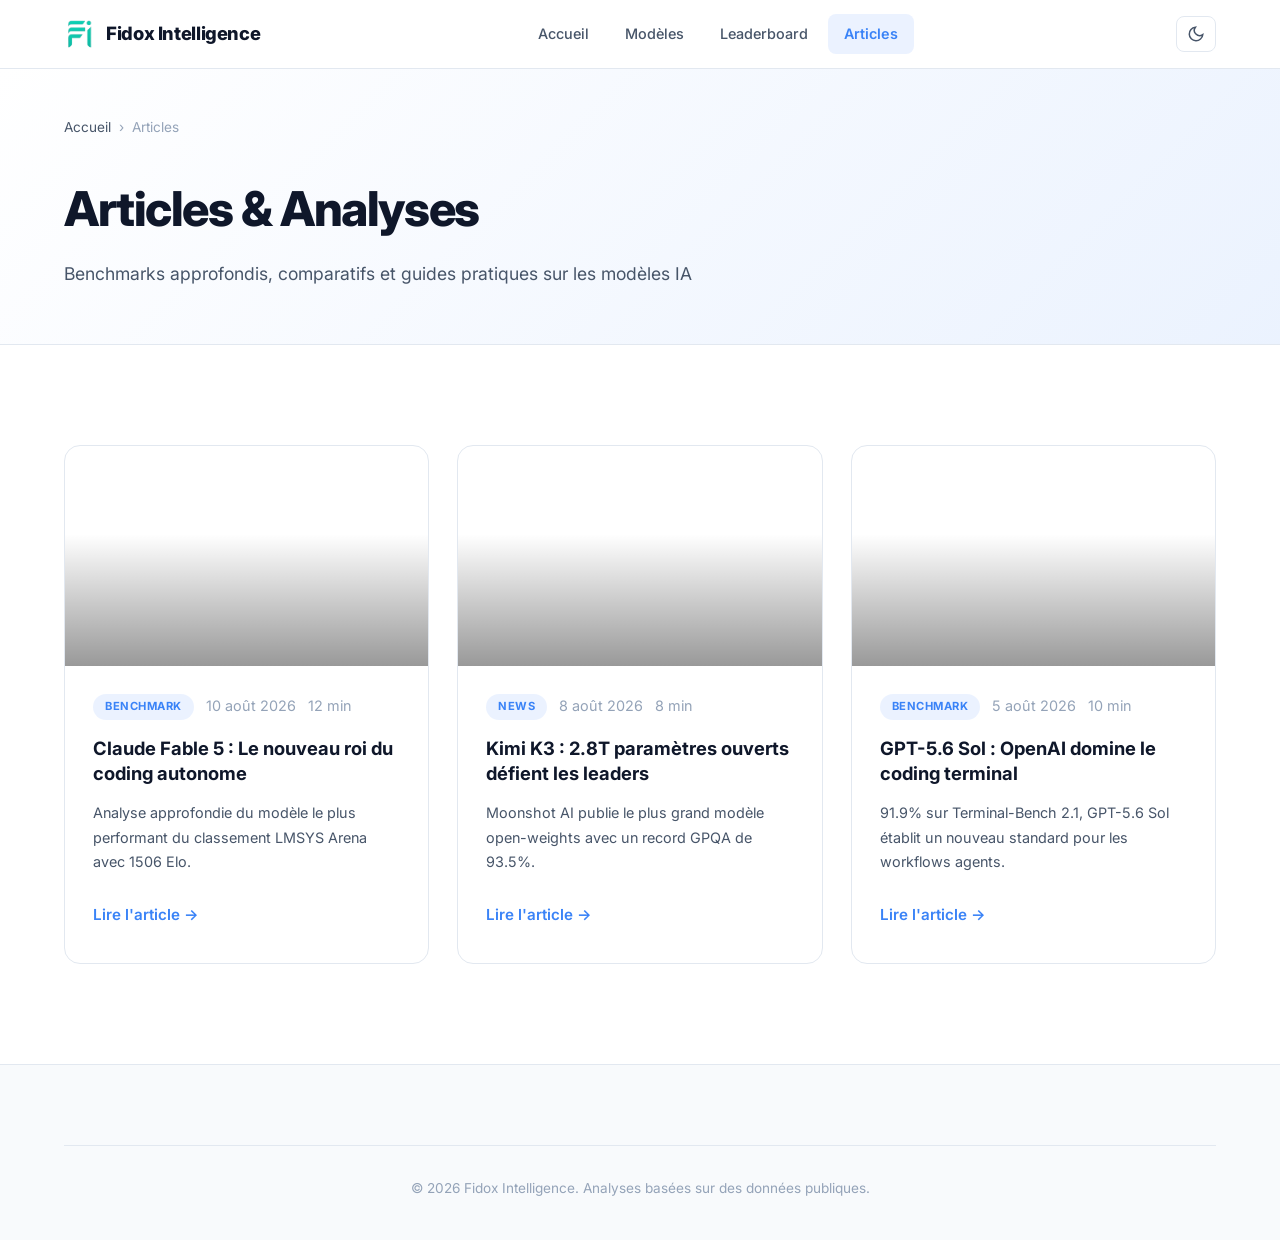
<file: article.html>
<!DOCTYPE html>
<html lang="fr">
<head>
    <meta charset="UTF-8">
    <meta name="viewport" content="width=device-width, initial-scale=1.0">
    <title id="article-title">Article - Fidox Intelligence</title>
    <meta name="description" id="meta-description" content="Article d'analyse sur les modèles IA.">
    <meta name="author" content="Fidox Intelligence">
    <meta name="robots" content="index, follow">
    <link rel="canonical" id="canonical" href="https://fidox-intelligence.pages.dev/article.html">
    <meta property="og:title" id="og-title" content="Article - Fidox Intelligence">
    <meta property="og:description" id="og-description" content="Article d'analyse.">
    <meta property="og:url" id="og-url" content="https://fidox-intelligence.pages.dev/article.html">
    <meta property="og:type" content="article">
    <meta property="og:image" content="https://fidox-intelligence.pages.dev/logo-fidox.png">
    <link rel="icon" type="image/png" href="logo-fidox.png">
    <link rel="stylesheet" href="styles.css">
    <link rel="preconnect" href="https://fonts.googleapis.com">
    <link href="https://fonts.googleapis.com/css2?family=Inter:wght@300;400;500;600;700;800&display=swap" rel="stylesheet">
    <script type="application/ld+json" id="schema-data">
    {"@context":"https://schema.org","@type":"Article","headline":"Article","author":{"@type":"Organization","name":"Fidox Intelligence"}}
    </script>
</head>
<body>
    <header class="header">
        <div class="container header-inner">
            <a href="index.html" class="logo">
                <img src="logo-fidox.png" alt="Fidox Intelligence" class="logo-img">
                <span>Fidox Intelligence</span>
            </a>
            <nav class="nav">
                <a href="index.html" class="nav-link">Accueil</a>
                <a href="models.html" class="nav-link">Modèles</a>
                <a href="leaderboard.html" class="nav-link">Leaderboard</a>
                <a href="articles.html" class="nav-link active">Articles</a>
            </nav>
            <button class="theme-toggle" onclick="toggleTheme()" aria-label="Changer le thème">
                <svg class="icon-sun" viewBox="0 0 24 24" width="18" height="18" fill="none" stroke="currentColor" stroke-width="2"><circle cx="12" cy="12" r="5"/><path d="M12 1v2M12 21v2M4.22 4.22l1.42 1.42M18.36 18.36l1.42 1.42M1 12h2M21 12h2M4.22 19.78l1.42-1.42M18.36 5.64l1.42-1.42"/></svg>
                <svg class="icon-moon" viewBox="0 0 24 24" width="18" height="18" fill="none" stroke="currentColor" stroke-width="2"><path d="M21 12.79A9 9 0 1 1 11.21 3 7 7 0 0 0 21 12.79z"/></svg>
            </button>
        </div>
    </header>

    <main>
        <article class="article-page">
            <div class="container">
                <nav aria-label="Fil d'Ariane" class="breadcrumb">
                    <a href="index.html">Accueil</a> <span>›</span>
                    <a href="articles.html">Articles</a> <span>›</span>
                    <span id="article-cat-breadcrumb">Analyse</span>
                </nav>
                <div class="article-header">
                    <span class="article-category" id="a-category">Benchmark</span>
                    <h1 id="a-title">Chargement...</h1>
                    <div class="article-meta">
                        <span id="a-author">Fidox Team</span>
                        <span>·</span>
                        <span id="a-date">13 août 2026</span>
                        <span>·</span>
                        <span id="a-readtime">10 min de lecture</span>
                    </div>
                </div>
                <div class="article-body" id="a-body">
                    <p>Contenu de l'article en cours de rédaction...</p>
                </div>
                <div class="article-footer">
                    <a href="articles.html" class="btn btn-outline">← Tous les articles</a>
                </div>
            </div>
        </article>
    </main>

    <footer class="footer">
        <div class="container">
            <div class="footer-bottom">
                <p>© 2026 Fidox Intelligence.</p>
            </div>
        </div>
    </footer>

    <script src="data.js"></script>
    <script>
        function getQueryParam(name) { return new URLSearchParams(window.location.search).get(name); }
        document.addEventListener('DOMContentLoaded', () => {
            initTheme();
            const slug = getQueryParam('slug');
            if (!slug) { window.location.href = 'articles.html'; return; }
            const article = ARTICLES.find(a => a.slug === slug);
            if (!article) { window.location.href = 'articles.html'; return; }

            document.getElementById('article-title').textContent = `${article.title} | Fidox Intelligence`;
            document.getElementById('meta-description').content = article.excerpt;
            document.getElementById('canonical').href = `https://fidox-intelligence.pages.dev/article.html?slug=${article.slug}`;
            document.getElementById('og-title').content = article.title;
            document.getElementById('og-description').content = article.excerpt;
            document.getElementById('og-url').content = `https://fidox-intelligence.pages.dev/article.html?slug=${article.slug}`;
            document.getElementById('schema-data').textContent = JSON.stringify({
                "@context":"https://schema.org","@type":"Article",
                "headline":article.title,"description":article.excerpt,
                "author":{"@type":"Organization","name":"Fidox Intelligence"},
                "datePublished":article.date,"dateModified":article.date,
                "url":`https://fidox-intelligence.pages.dev/article.html?slug=${article.slug}`
            });

            document.getElementById('a-title').textContent = article.title;
            document.getElementById('a-category').textContent = article.category;
            document.getElementById('a-cat-breadcrumb').textContent = article.category;
            document.getElementById('a-author').textContent = article.author;
            document.getElementById('a-date').textContent = formatDate(article.date);
            document.getElementById('a-readtime').textContent = article.readTime + ' de lecture';
            document.getElementById('a-body').innerHTML = `
                <div class="article-hero-image" style="background-image:url('${article.image}')"></div>
                <p class="lead">${article.excerpt}</p>
                <h2>Pourquoi ce modèle mérite l'attention</h2>
                <p>Cet article présente une analyse détaillée des performances du modèle sur les benchmarks les plus reconnus de l'industrie : LMSYS Arena (votes humains), MMLU (connaissances générales), GPQA (raisonnement scientifique de niveau doctorat), et HumanEval (capacités en génération de code).</p>
                <h2>Benchmarks clés</h2>
                <p>Les scores présentés proviennent de sources publiques et sont mis à jour régulièrement. Le classement LMSYS Arena repose sur plus de 6 millions de votes humains en comparaisons aveugles, ce qui en fait la référence la plus fiable pour évaluer la qualité perçue des modèles.</p>
                <h2>Comparaison avec les concurrents</h2>
                <p>En comparaison avec les autres modèles de la même catégorie, ce modèle se distingue par ses performances exceptionnelles en génération de code et en raisonnement complexe. Les détails complets sont disponibles sur la <a href="models.html">page des modèles</a>.</p>
            `;
        });
    </script>
</body>
</html>
</file>
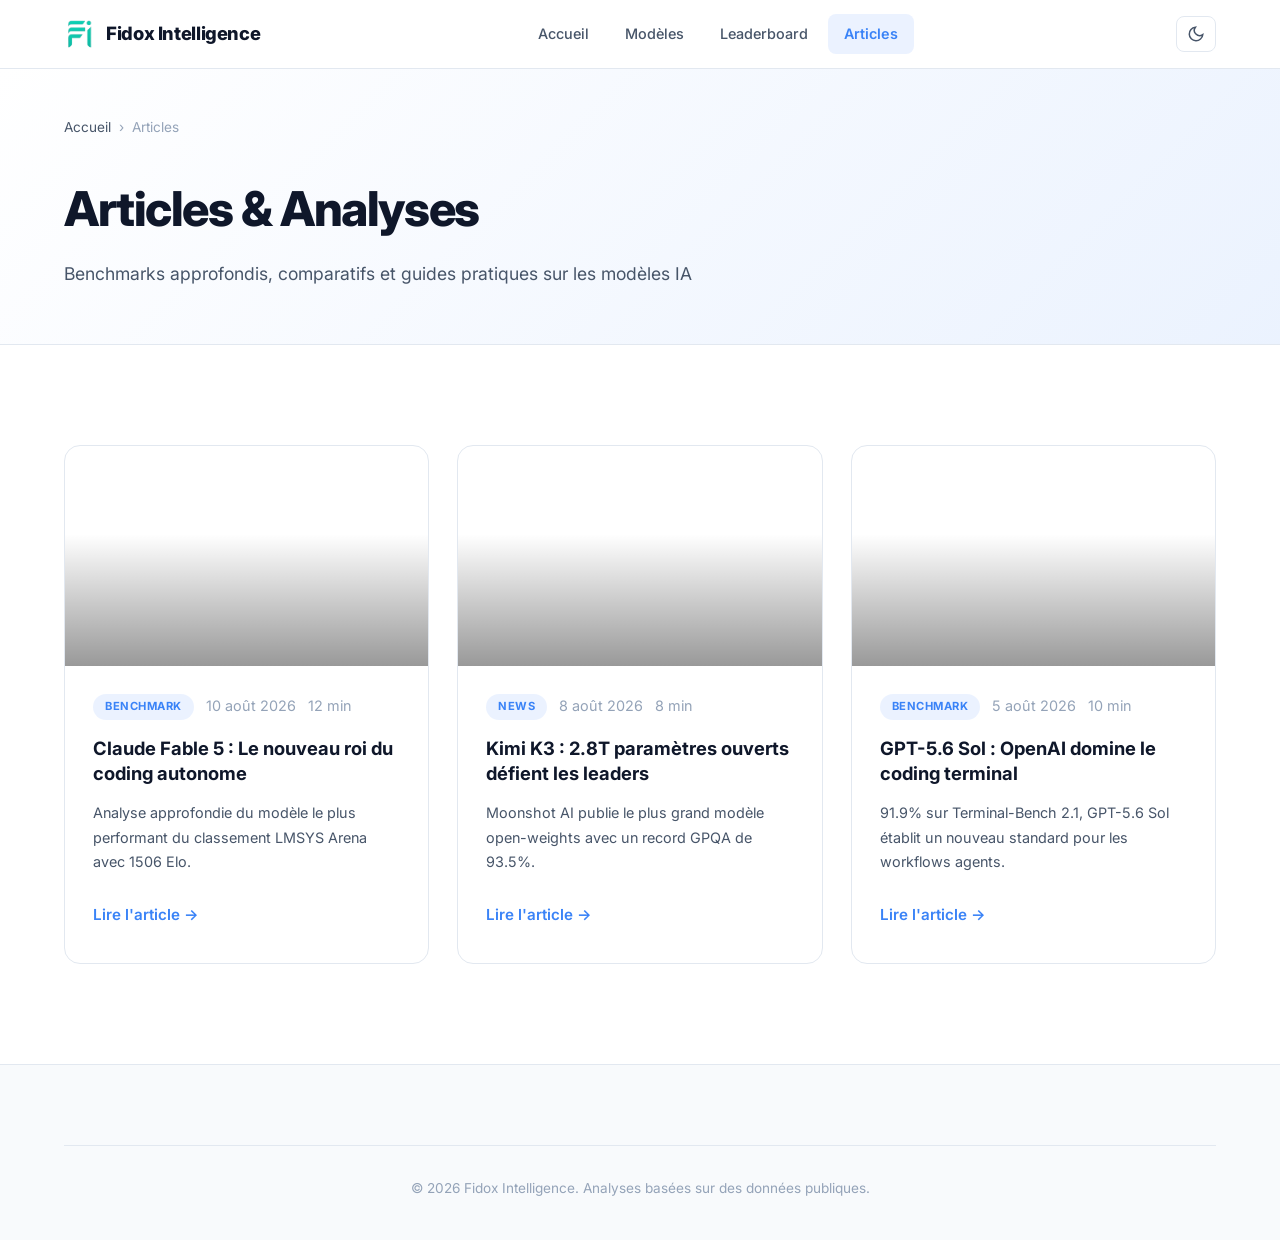
<file: articles.html>
<!DOCTYPE html>
<html lang="fr">
<head>
    <meta charset="UTF-8">
    <meta name="viewport" content="width=device-width, initial-scale=1.0">
    <title>Articles & Analyses IA - Blog Fidox Intelligence</title>
    <meta name="description" content="Analyses approfondies des modèles IA : Claude Fable 5, Kimi K3, GPT-5.6 Sol. Benchmarks, comparatifs et guides pratiques.">
    <meta name="keywords" content="articles IA, analyse modèles, benchmark, Claude, GPT, Kimi, guide IA 2026">
    <meta name="author" content="Fidox Intelligence">
    <meta name="robots" content="index, follow">
    <link rel="canonical" href="https://fidox-intelligence.pages.dev/articles.html">
    <meta property="og:title" content="Articles - Fidox Intelligence">
    <meta property="og:description" content="Analyses et benchmarks des meilleurs modèles IA.">
    <meta property="og:url" content="https://fidox-intelligence.pages.dev/articles.html">
    <meta property="og:type" content="website">
    <meta property="og:image" content="https://fidox-intelligence.pages.dev/logo-fidox.png">
    <link rel="icon" type="image/png" href="logo-fidox.png">
    <link rel="stylesheet" href="styles.css">
    <link rel="preconnect" href="https://fonts.googleapis.com">
    <link href="https://fonts.googleapis.com/css2?family=Inter:wght@300;400;500;600;700;800&display=swap" rel="stylesheet">
    <script type="application/ld+json">
    {
        "@context": "https://schema.org",
        "@type": "Blog",
        "name": "Blog Fidox Intelligence",
        "description": "Analyses et benchmarks des modèles d'intelligence artificielle",
        "url": "https://fidox-intelligence.pages.dev/articles.html",
        "author": { "@type": "Organization", "name": "Fidox Intelligence" }
    }
    </script>
</head>
<body>
    <header class="header">
        <div class="container header-inner">
            <a href="index.html" class="logo">
                <img src="logo-fidox.png" alt="Fidox Intelligence" class="logo-img">
                <span>Fidox Intelligence</span>
            </a>
            <nav class="nav">
                <a href="index.html" class="nav-link">Accueil</a>
                <a href="models.html" class="nav-link">Modèles</a>
                <a href="leaderboard.html" class="nav-link">Leaderboard</a>
                <a href="articles.html" class="nav-link active">Articles</a>
            </nav>
            <button class="theme-toggle" onclick="toggleTheme()" aria-label="Changer le thème">
                <svg class="icon-sun" viewBox="0 0 24 24" width="18" height="18" fill="none" stroke="currentColor" stroke-width="2"><circle cx="12" cy="12" r="5"/><path d="M12 1v2M12 21v2M4.22 4.22l1.42 1.42M18.36 18.36l1.42 1.42M1 12h2M21 12h2M4.22 19.78l1.42-1.42M18.36 5.64l1.42-1.42"/></svg>
                <svg class="icon-moon" viewBox="0 0 24 24" width="18" height="18" fill="none" stroke="currentColor" stroke-width="2"><path d="M21 12.79A9 9 0 1 1 11.21 3 7 7 0 0 0 21 12.79z"/></svg>
            </button>
        </div>
    </header>

    <main>
        <section class="page-hero">
            <div class="container">
                <nav aria-label="Fil d'Ariane" class="breadcrumb">
                    <a href="index.html">Accueil</a> <span>›</span> <span>Articles</span>
                </nav>
                <h1>Articles & Analyses</h1>
                <p>Benchmarks approfondis, comparatifs et guides pratiques sur les modèles IA</p>
            </div>
        </section>

        <section class="section">
            <div class="container">
                <div class="articles-grid" id="articles-grid"></div>
            </div>
        </section>
    </main>

    <footer class="footer">
        <div class="container">
            <div class="footer-bottom">
                <p>© 2026 Fidox Intelligence. Analyses basées sur des données publiques.</p>
            </div>
        </div>
    </footer>

    <script src="data.js"></script>
    <script>
        document.addEventListener('DOMContentLoaded', () => {
            initTheme();
            document.getElementById('articles-grid').innerHTML = ARTICLES.map(a => `
                <article class="article-card">
                    <div class="article-card-image" style="background-image:url('${a.image}')"></div>
                    <div class="article-card-content">
                        <div class="article-card-meta">
                            <span class="article-category">${a.category}</span>
                            <span class="article-date">${formatDate(a.date)}</span>
                            <span class="article-read-time">${a.readTime}</span>
                        </div>
                        <h3><a href="article.html?slug=${a.slug}" style="color:inherit;text-decoration:none;">${a.title}</a></h3>
                        <p>${a.excerpt}</p>
                        <a href="article.html?slug=${a.slug}" class="btn btn-text">Lire l'article →</a>
                    </div>
                </article>
            `).join('');
        });
    </script>
</body>
</html>
</file>
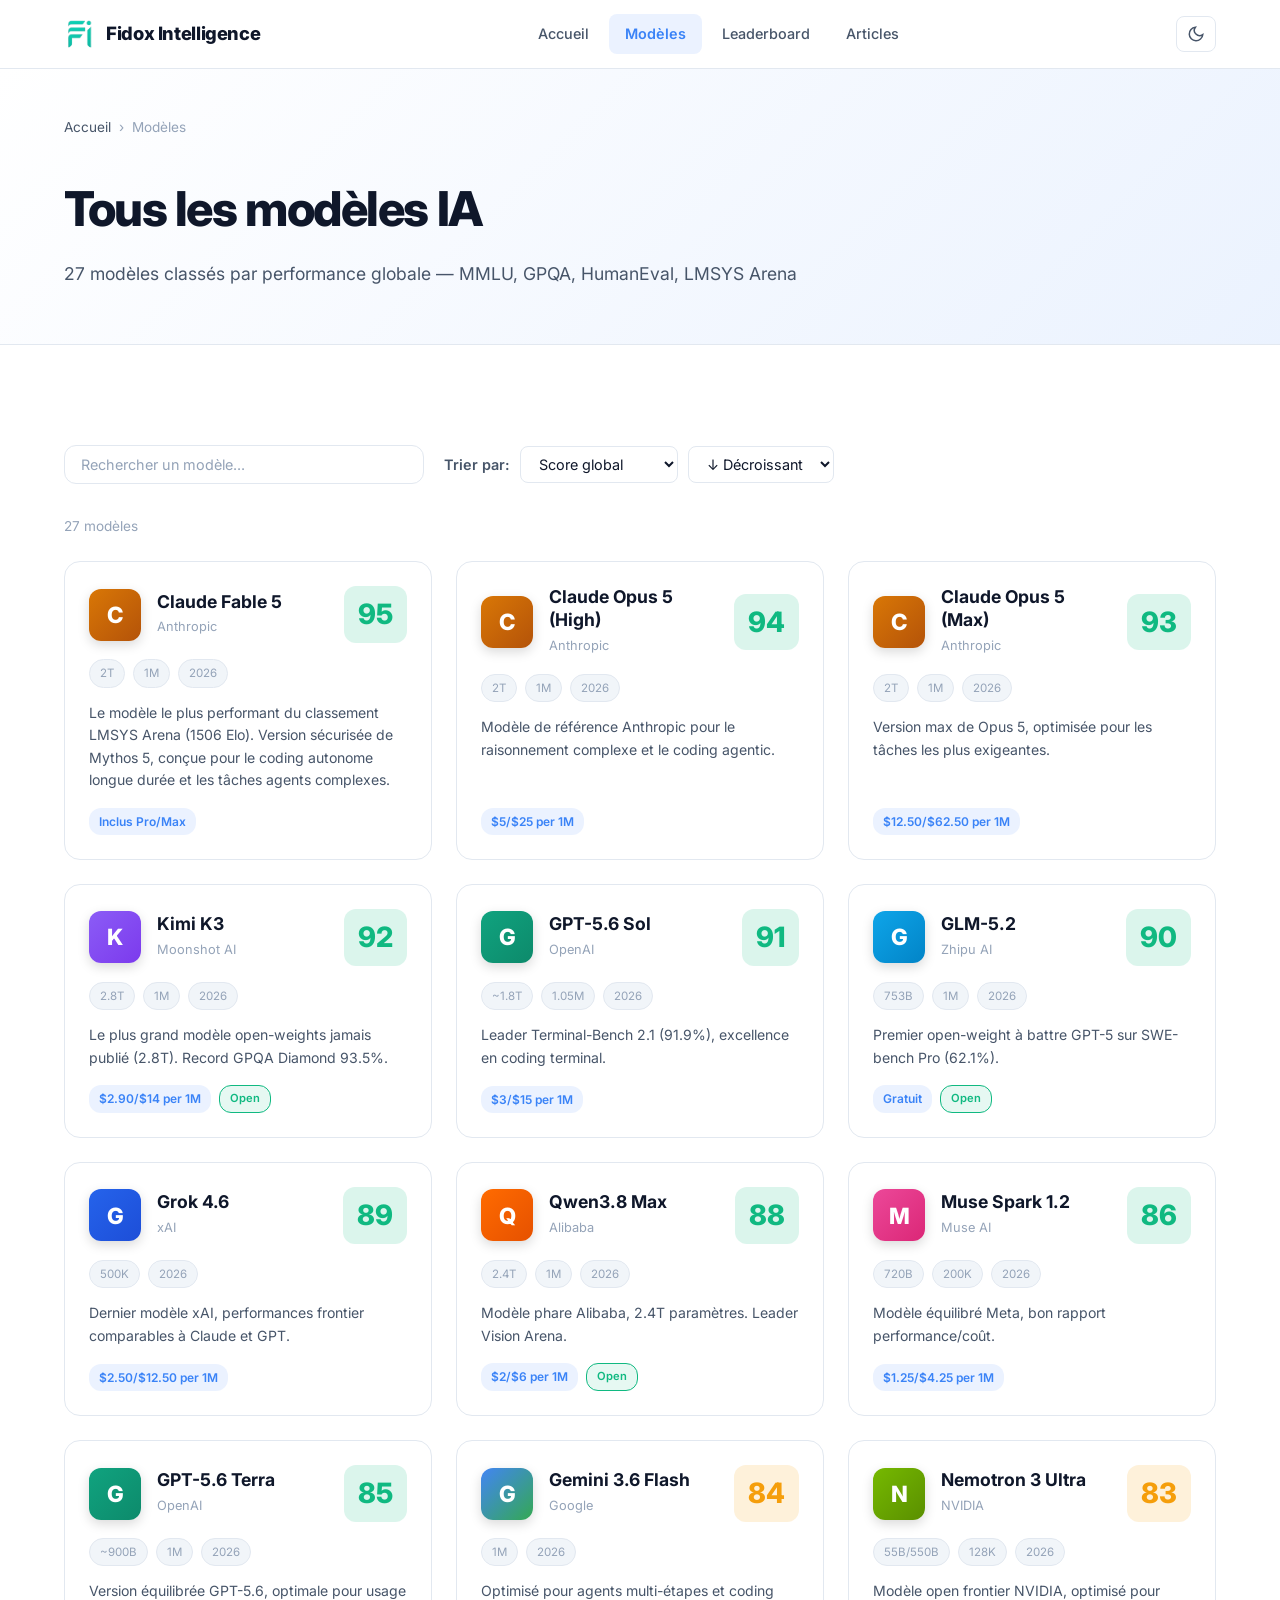
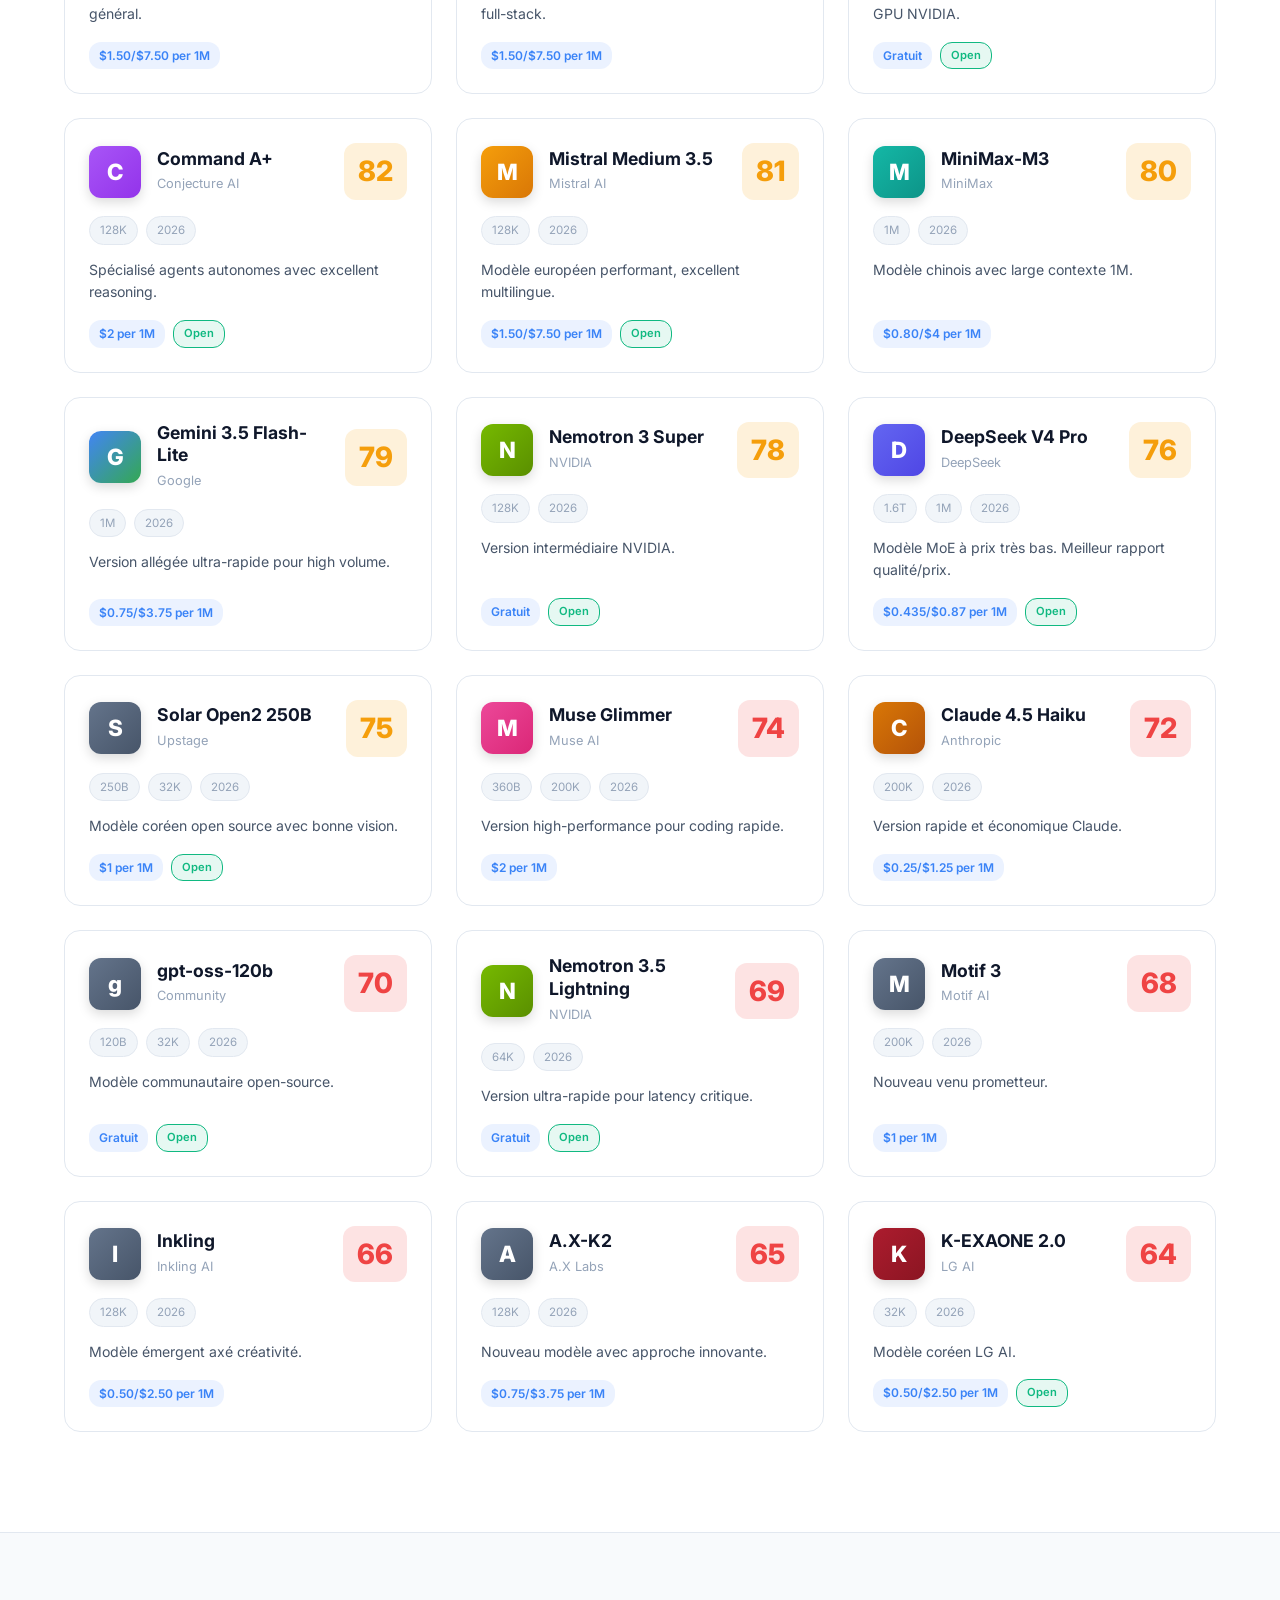
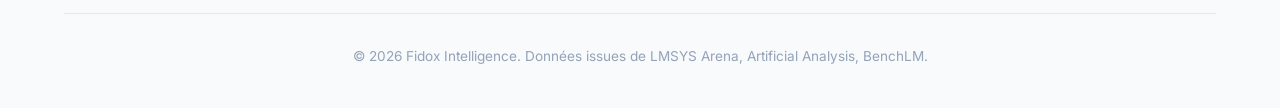
<file: models.html>
<!DOCTYPE html>
<html lang="fr">
<head>
    <meta charset="UTF-8">
    <meta name="viewport" content="width=device-width, initial-scale=1.0">
    <title>Tous les Modèles IA - Classement Benchmarks 2026 | Fidox Intelligence</title>
    <meta name="description" content="Catalogue complet de 27 modèles IA : Claude Fable 5, GPT-5.6 Sol, Kimi K3, GLM-5.2, Grok 4.6 et plus. Benchmarks MMLU, GPQA, HumanEval, LMSYS Arena.">
    <meta name="keywords" content="modèles IA, classement LLM, benchmarks, Claude, GPT, Kimi, GLM, Grok, Qwen, comparaison, intelligence artificielle">
    <meta name="author" content="Fidox Intelligence">
    <meta name="robots" content="index, follow">
    <link rel="canonical" href="https://fidox-intelligence.pages.dev/models.html">
    <meta property="og:title" content="Tous les Modèles IA - Fidox Intelligence">
    <meta property="og:description" content="27 modèles IA comparés avec benchmarks réels.">
    <meta property="og:url" content="https://fidox-intelligence.pages.dev/models.html">
    <meta property="og:type" content="website">
    <meta property="og:image" content="https://fidox-intelligence.pages.dev/logo-fidox.png">
    <link rel="icon" type="image/png" href="logo-fidox.png">
    <link rel="stylesheet" href="styles.css">
    <link rel="preconnect" href="https://fonts.googleapis.com">
    <link href="https://fonts.googleapis.com/css2?family=Inter:wght@300;400;500;600;700;800&display=swap" rel="stylesheet">
    <script type="application/ld+json">
    {"@context":"https://schema.org","@type":"CollectionPage","name":"Catalogue des Modèles IA","description":"27 modèles d'intelligence artificielle classés par performance","url":"https://fidox-intelligence.pages.dev/models.html"}
    </script>
</head>
<body>
    <header class="header">
        <div class="container header-inner">
            <a href="index.html" class="logo">
                <img src="logo-fidox.png" alt="Fidox Intelligence" class="logo-img">
                <span>Fidox Intelligence</span>
            </a>
            <nav class="nav">
                <a href="index.html" class="nav-link">Accueil</a>
                <a href="models.html" class="nav-link active">Modèles</a>
                <a href="leaderboard.html" class="nav-link">Leaderboard</a>
                <a href="articles.html" class="nav-link">Articles</a>
            </nav>
            <button class="theme-toggle" onclick="toggleTheme()" aria-label="Changer le thème">
                <svg class="icon-sun" viewBox="0 0 24 24" width="18" height="18" fill="none" stroke="currentColor" stroke-width="2"><circle cx="12" cy="12" r="5"/><path d="M12 1v2M12 21v2M4.22 4.22l1.42 1.42M18.36 18.36l1.42 1.42M1 12h2M21 12h2M4.22 19.78l1.42-1.42M18.36 5.64l1.42-1.42"/></svg>
                <svg class="icon-moon" viewBox="0 0 24 24" width="18" height="18" fill="none" stroke="currentColor" stroke-width="2"><path d="M21 12.79A9 9 0 1 1 11.21 3 7 7 0 0 0 21 12.79z"/></svg>
            </button>
        </div>
    </header>

    <main>
        <section class="page-hero">
            <div class="container">
                <nav aria-label="Fil d'Ariane" class="breadcrumb">
                    <a href="index.html">Accueil</a> <span>›</span> <span>Modèles</span>
                </nav>
                <h1>Tous les modèles IA</h1>
                <p>27 modèles classés par performance globale — MMLU, GPQA, HumanEval, LMSYS Arena</p>
            </div>
        </section>

        <section class="section">
            <div class="container">
                <!-- Filters & Sort -->
                <div class="filters-v2">
                    <input type="text" id="search-input" class="search-input" placeholder="Rechercher un modèle..." oninput="renderAllModels()">
                    <div class="sort-controls">
                        <label>Trier par:</label>
                        <select id="sort-select" onchange="renderAllModels()">
                            <option value="score">Score global</option>
                            <option value="elo">Elo LMSYS</option>
                            <option value="mmlu">MMLU</option>
                            <option value="gpqa">GPQA</option>
                            <option value="price-asc">Prix croissant</option>
                            <option value="price-desc">Prix décroissant</option>
                            <option value="open">Open source</option>
                        </select>
                        <select id="dir-select" onchange="renderAllModels()">
                            <option value="desc">↓ Décroissant</option>
                            <option value="asc">↑ Croissant</option>
                        </select>
                    </div>
                </div>
                <p class="results-count" id="results-count"></p>
                <div class="models-grid" id="models-grid"></div>
            </div>
        </section>
    </main>

    <footer class="footer">
        <div class="container">
            <div class="footer-bottom">
                <p>© 2026 Fidox Intelligence. Données issues de LMSYS Arena, Artificial Analysis, BenchLM.</p>
            </div>
        </div>
    </footer>

    <script src="data.js"></script>
    <script>
        function getSortKey(selectVal) {
            const map = {
                'score': 'globalScore', 'elo': 'lmsysElo', 'mmlu': 'mmlu',
                'gpqa': 'gpqa', 'price-asc': '_priceNum', 'price-desc': '_priceNum',
                'open': '_open'
            };
            return map[selectVal] || 'globalScore';
        }
        function parsePrice(priceStr) {
            if (!priceStr || priceStr === 'Gratuit') return 0;
            const match = priceStr.match(/\$?([0-9.]+)/);
            return match ? parseFloat(match[1]) : 999;
        }
        function renderAllModels() {
            const query = document.getElementById('search-input').value.toLowerCase();
            const sortKey = document.getElementById('sort-select').value;
            const dir = document.getElementById('dir-select').value;
            
            let filtered = [...MODELS];
            if (query) filtered = filtered.filter(m => 
                m.name.toLowerCase().includes(query) || m.developer.toLowerCase().includes(query)
            );
            
            filtered.forEach(m => {
                m._priceNum = parsePrice(m.price);
                m._open = m.openSource ? 1 : 0;
            });
            
            const keyMap = {
                'globalScore': 'globalScore', 'lmsysElo': 'lmsysElo',
                'mmlu': 'mmlu', 'gpqa': 'gpqa',
                '_priceNum': '_priceNum', '_open': '_open'
            };
            
            filtered.sort((a, b) => {
                const ka = keyMap[sortKey];
                const kb = keyMap[sortKey];
                const va = a[ka], vb = b[kb];
                return dir === 'asc' ? va - vb : vb - va;
            });
            
            document.getElementById('results-count').textContent = `${filtered.length} modèle${filtered.length > 1 ? 's' : ''}`;
            document.getElementById('models-grid').innerHTML = filtered.map(model => `
                <a href="model.html?slug=${model.slug}" class="model-card">
                    <div class="model-card-header">
                        <div class="model-logo ${getModelLogoClass(model.developer)}">${model.name[0]}</div>
                        <div class="model-card-info">
                            <h3>${model.name}</h3>
                            <span class="model-provider">${model.developer}</span>
                        </div>
                        <div class="model-score ${getScoreClass(model.globalScore)}">${model.globalScore}</div>
                    </div>
                    <div class="model-card-meta">
                        ${model.params !== 'N/A' ? `<span>${model.params}</span>` : ''}
                        <span>${model.contextWindow}</span>
                        <span>${model.releaseYear}</span>
                    </div>
                    <p class="model-card-desc">${model.description}</p>
                    <div class="model-card-tags">
                        <span class="price-mini">${model.price}</span>
                        ${model.openSource ? '<span class="tag tag-open">Open</span>' : ''}
                    </div>
                </a>
            `).join('');
        }
        document.addEventListener('DOMContentLoaded', () => { renderAllModels(); initTheme(); });
    </script>
</body>
</html>
</file>
<file: styles.css>
/* ============================================
   Fidox Intelligence - Complete Styles
   Modern, clean, professional design
   ============================================ */

:root {
  --primary: #3a83f7;
  --primary-dark: #2d6cdf;
  --primary-light: #5a9fff;
  --primary-bg: rgba(58, 131, 247, 0.1);
  --bg: #ffffff;
  --bg-alt: #f8fafc;
  --bg-card: #ffffff;
  --bg-elevated: #f1f5f9;
  --text-primary: #0f172a;
  --text-secondary: #475569;
  --text-muted: #94a3b8;
  --border: #e2e8f0;
  --border-strong: #cbd5e1;
  --success: #10b981;
  --warning: #f59e0b;
  --danger: #ef4444;
  --card-shadow: 0 1px 3px rgba(0,0,0,0.06), 0 4px 16px rgba(0,0,0,0.04);
  --card-hover-shadow: 0 12px 40px rgba(0,0,0,0.12);
  --radius-sm: 8px;
  --radius-md: 12px;
  --radius-lg: 16px;
  --radius-xl: 24px;
}

[data-theme="dark"] {
  --primary-bg: rgba(58, 131, 247, 0.15);
  --bg: #0b1120;
  --bg-alt: #111827;
  --bg-card: #111827;
  --bg-elevated: #1e293b;
  --text-primary: #f8fafc;
  --text-secondary: #cbd5e1;
  --text-muted: #64748b;
  --border: #1e293b;
  --border-strong: #334155;
  --card-shadow: 0 1px 3px rgba(0,0,0,0.4), 0 4px 16px rgba(0,0,0,0.3);
  --card-hover-shadow: 0 12px 40px rgba(0,0,0,0.5);
}

*, *::before, *::after { margin: 0; padding: 0; box-sizing: border-box; }

html { scroll-behavior: smooth; }

body {
  font-family: 'Inter', -apple-system, BlinkMacSystemFont, 'Segoe UI', sans-serif;
  background: var(--bg);
  color: var(--text-primary);
  line-height: 1.6;
  transition: background 0.3s ease, color 0.3s ease;
  -webkit-font-smoothing: antialiased;
}

.container { max-width: 1200px; margin: 0 auto; padding: 0 24px; }

/* ============================================
   HEADER
   ============================================ */
.header {
  position: sticky; top: 0; z-index: 100;
  background: rgba(255,255,255,0.95);
  border-bottom: 1px solid var(--border);
  backdrop-filter: blur(16px);
  -webkit-backdrop-filter: blur(16px);
}
[data-theme="dark"] .header { background: rgba(11,17,32,0.95); }

.header-inner {
  display: flex; align-items: center; justify-content: space-between;
  height: 68px;
}

.logo {
  display: flex; align-items: center; gap: 10px;
  font-weight: 800; font-size: 1.15rem;
  text-decoration: none; color: var(--text-primary);
  letter-spacing: -0.02em;
}
.logo:hover { color: var(--primary); }

.logo-img { width: 32px; height: 32px; object-fit: contain; }

.nav { display: flex; gap: 4px; }

.nav-link {
  padding: 8px 16px; border-radius: var(--radius-sm);
  text-decoration: none; color: var(--text-secondary);
  font-weight: 500; font-size: 0.9rem;
  transition: all 0.2s ease;
  position: relative;
}
.nav-link:hover { color: var(--primary); background: var(--primary-bg); }
.nav-link.active {
  color: var(--primary);
  background: var(--primary-bg);
  font-weight: 600;
}

.theme-toggle {
  background: none; border: 1px solid var(--border);
  cursor: pointer; padding: 8px 10px;
  border-radius: var(--radius-sm); color: var(--text-secondary);
  transition: all 0.2s ease; display: flex; align-items: center;
}
.theme-toggle:hover { border-color: var(--primary); color: var(--primary); }
.icon-moon { display: none; }
[data-theme="dark"] .icon-sun { display: none; }
[data-theme="dark"] .icon-moon { display: block; }

/* ============================================
   BUTTONS
   ============================================ */
.btn {
  display: inline-flex; align-items: center; gap: 8px;
  padding: 12px 24px; border-radius: var(--radius-md);
  font-weight: 600; font-size: 0.95rem;
  text-decoration: none; cursor: pointer; border: none;
  transition: all 0.2s ease; font-family: inherit;
}
.btn-primary { background: var(--primary); color: white; box-shadow: 0 2px 8px rgba(58,131,247,0.3); }
.btn-primary:hover { background: var(--primary-dark); transform: translateY(-1px); box-shadow: 0 4px 16px rgba(58,131,247,0.4); }
.btn-secondary { background: var(--bg-alt); color: var(--text-primary); border: 1px solid var(--border); }
.btn-secondary:hover { border-color: var(--primary); color: var(--primary); }
.btn-outline { background: transparent; color: var(--primary); border: 2px solid var(--primary); }
.btn-outline:hover { background: var(--primary); color: white; }
.btn-text { background: none; color: var(--primary); padding: 8px 0; font-weight: 600; }
.btn-text:hover { text-decoration: underline; }
.btn-lg { padding: 16px 32px; font-size: 1rem; }
.btn-sm { padding: 8px 16px; font-size: 0.875rem; }

/* ============================================
   BADGES & TAGS
   ============================================ */
.badge {
  display: inline-flex; align-items: center; gap: 8px;
  padding: 6px 14px; border-radius: 20px;
  background: var(--primary-bg); color: var(--primary);
  font-size: 0.8rem; font-weight: 600; margin-bottom: 20px;
}
.badge-dot { width: 6px; height: 6px; border-radius: 50%; background: var(--primary); animation: pulse 2s infinite; }
@keyframes pulse { 0%, 100% { opacity: 1; } 50% { opacity: 0.3; } }

.tag {
  display: inline-block; padding: 4px 10px; border-radius: 12px;
  font-size: 0.7rem; font-weight: 600;
  background: var(--bg-elevated); color: var(--text-muted);
  border: 1px solid var(--border);
}
.tag-api { background: var(--primary-bg); color: var(--primary); border-color: var(--primary); }
.tag-open { background: rgba(16,185,129,0.1); color: var(--success); border-color: var(--success); }

.score-badge {
  display: inline-block; padding: 4px 10px; border-radius: var(--radius-sm);
  font-size: 0.85rem; font-weight: 700;
}
.score-badge.high { background: rgba(16,185,129,0.15); color: var(--success); }
.score-badge.medium { background: rgba(245,158,11,0.15); color: var(--warning); }
.score-badge.low { background: rgba(239,68,68,0.15); color: var(--danger); }

/* ============================================
   HERO SECTION
   ============================================ */
.hero {
  padding: 100px 0 80px;
  background: linear-gradient(135deg, var(--bg) 0%, var(--bg-alt) 50%, var(--primary-bg) 100%);
  position: relative; overflow: hidden;
}
.hero::before {
  content: '';
  position: absolute; top: -50%; right: -20%;
  width: 800px; height: 800px;
  background: radial-gradient(circle, var(--primary-bg) 0%, transparent 70%);
  pointer-events: none;
}
.hero .container { position: relative; z-index: 1; }
.hero .container {
  display: grid; grid-template-columns: 1fr 1fr; gap: 80px; align-items: center;
}
.hero-content { max-width: 580px; }

.hero h1 {
  font-size: clamp(2.75rem, 5vw, 4.5rem);
  font-weight: 800; line-height: 1.08;
  margin-bottom: 24px; color: var(--text-primary);
  letter-spacing: -0.03em;
}
.hero h1 span {
  background: linear-gradient(135deg, var(--primary) 0%, var(--primary-light) 100%);
  -webkit-background-clip: text; -webkit-text-fill-color: transparent;
  background-clip: text;
}
.hero-subtitle {
  font-size: 1.2rem; color: var(--text-secondary);
  margin-bottom: 36px; line-height: 1.7;
}
.hero-actions { display: flex; gap: 16px; margin-bottom: 48px; flex-wrap: wrap; }
.hero-stats { display: flex; gap: 40px; }
.stat { display: flex; flex-direction: column; }
.stat-value { font-size: 2rem; font-weight: 800; color: var(--text-primary); letter-spacing: -0.02em; }
.stat-label { font-size: 0.8rem; color: var(--text-muted); text-transform: uppercase; letter-spacing: 0.8px; font-weight: 600; }
.stat-divider { width: 1px; background: var(--border); align-self: stretch; margin: 4px 0; }

/* HERO CHART CARD */
.hero-chart-card {
  background: var(--bg-card); border-radius: var(--radius-xl);
  padding: 28px; box-shadow: var(--card-shadow);
  border: 1px solid var(--border);
}
.chart-card-header {
  display: flex; justify-content: space-between; align-items: flex-start;
  margin-bottom: 24px;
}
.chart-card-title { font-size: 1.05rem; font-weight: 700; color: var(--text-primary); }
.chart-card-subtitle { font-size: 0.8rem; color: var(--text-muted); margin-top: 2px; }
.chart-card-badge {
  background: var(--primary); color: white;
  padding: 4px 12px; border-radius: 20px;
  font-size: 0.7rem; font-weight: 700; letter-spacing: 0.5px;
}
.hero-chart-card canvas { max-height: 260px; width: 100%; }
.chart-card-footer {
  display: flex; gap: 32px; margin-top: 24px;
  padding-top: 24px; border-top: 1px solid var(--border);
}
.chart-stat { display: flex; flex-direction: column; }
.chart-stat-value { font-size: 1.5rem; font-weight: 800; color: var(--primary); }
.chart-stat-label { font-size: 0.75rem; color: var(--text-muted); margin-top: 2px; }

/* ============================================
   SECTIONS
   ============================================ */
.section { padding: 100px 0; }
.section-header { text-align: center; margin-bottom: 56px; }
.section-tag {
  display: inline-block; padding: 6px 16px; border-radius: 20px;
  background: var(--primary-bg); color: var(--primary);
  font-size: 0.75rem; font-weight: 700; text-transform: uppercase;
  letter-spacing: 1.2px; margin-bottom: 16px;
}
.section-header h2 {
  font-size: clamp(2rem, 3.5vw, 2.75rem);
  font-weight: 800; color: var(--text-primary); margin-bottom: 16px;
  letter-spacing: -0.02em;
}
.section-header p { color: var(--text-secondary); font-size: 1.1rem; max-width: 600px; margin: 0 auto; }
.section-footer {
  display: flex; justify-content: center; align-items: center;
  gap: 32px; margin-top: 48px;
}

/* ============================================
   MODELS GRID
   ============================================ */
.models-grid {
  display: grid; grid-template-columns: repeat(auto-fill, minmax(320px, 1fr));
  gap: 24px;
}
.model-card {
  background: var(--bg-card); border-radius: var(--radius-lg);
  padding: 24px; border: 1px solid var(--border);
  text-decoration: none; color: inherit;
  transition: all 0.3s cubic-bezier(0.4, 0, 0.2, 1);
  display: flex; flex-direction: column;
  position: relative; overflow: hidden;
}
.model-card::before {
  content: ''; position: absolute; top: 0; left: 0;
  width: 100%; height: 3px;
  background: linear-gradient(90deg, var(--primary), var(--primary-light));
  opacity: 0; transition: opacity 0.3s;
}
.model-card:hover {
  transform: translateY(-6px); box-shadow: var(--card-hover-shadow);
  border-color: var(--primary);
}
.model-card:hover::before { opacity: 1; }

.model-card-header {
  display: flex; align-items: center; gap: 16px; margin-bottom: 16px;
}
.model-logo {
  width: 52px; height: 52px; border-radius: var(--radius-md);
  display: flex; align-items: center; justify-content: center;
  font-size: 1.4rem; font-weight: 800; color: white; flex-shrink: 0;
  box-shadow: 0 4px 12px rgba(0,0,0,0.15);
}
.model-logo.openai { background: linear-gradient(135deg, #10a37f, #0d8a6b); }
.model-logo.anthropic { background: linear-gradient(135deg, #d97706, #b45309); }
.model-logo.google { background: linear-gradient(135deg, #4285f4, #34a853); }
.model-logo.meta { background: linear-gradient(135deg, #0668E1, #055ecb); }
.model-logo.nvidia { background: linear-gradient(135deg, #76b900, #5a8f00); }
.model-logo.xai { background: linear-gradient(135deg, #2563eb, #1d4ed8); }
.model-logo.deepseek { background: linear-gradient(135deg, #6366f1, #4f46e5); }
.model-logo.moonshot { background: linear-gradient(135deg, #8b5cf6, #7c3aed); }
.model-logo.alibaba { background: linear-gradient(135deg, #ff6b00, #e65100); }
.model-logo.zhipu { background: linear-gradient(135deg, #0ea5e9, #0284c7); }
.model-logo.mistral { background: linear-gradient(135deg, #f59e0b, #d97706); }
.model-logo.lg { background: linear-gradient(135deg, #ac1c2e, #8b1522); }
.model-logo.muse { background: linear-gradient(135deg, #ec4899, #db2777); }
.model-logo.minimax { background: linear-gradient(135deg, #14b8a6, #0d9488); }
.model-logo.conjecture { background: linear-gradient(135deg, #a855f7, #9333ea); }
.model-logo.generic { background: linear-gradient(135deg, #64748b, #475569); }

.model-card-info h3 { font-size: 1.1rem; font-weight: 700; color: var(--text-primary); line-height: 1.3; }
.model-provider { font-size: 0.8rem; color: var(--text-muted); margin-top: 2px; }
.model-score {
  margin-left: auto; font-size: 1.75rem; font-weight: 800;
  padding: 6px 14px; border-radius: var(--radius-md);
  background: var(--bg-elevated); color: var(--text-primary);
}
.model-score.high { background: rgba(16,185,129,0.15); color: var(--success); }
.model-score.medium { background: rgba(245,158,11,0.15); color: var(--warning); }
.model-score.low { background: rgba(239,68,68,0.15); color: var(--danger); }

.model-card-meta { display: flex; gap: 8px; margin-bottom: 14px; flex-wrap: wrap; }
.model-card-meta span {
  font-size: 0.72rem; color: var(--text-muted);
  padding: 4px 10px; background: var(--bg-elevated); border-radius: 20px;
  border: 1px solid var(--border);
}
.model-card-desc { font-size: 0.88rem; color: var(--text-secondary); margin-bottom: 16px; line-height: 1.6; flex-grow: 1; }
.model-card-tags { display: flex; gap: 8px; flex-wrap: wrap; margin-top: auto; }

/* ============================================
   BENCHMARKS
   ============================================ */
.benchmark-chart-container {
  background: var(--bg-card); border-radius: var(--radius-xl);
  padding: 32px; box-shadow: var(--card-shadow);
  border: 1px solid var(--border); max-width: 750px; margin: 0 auto 48px;
}
.benchmark-chart-container canvas { max-height: 420px; width: 100%; }
.benchmark-stats {
  display: grid; grid-template-columns: repeat(4, 1fr); gap: 20px;
  max-width: 750px; margin: 0 auto;
}
.benchmark-stat {
  text-align: center; padding: 28px 20px;
  background: var(--bg-card); border-radius: var(--radius-lg);
  border: 1px solid var(--border); box-shadow: var(--card-shadow);
  transition: all 0.2s;
}
.benchmark-stat:hover { transform: translateY(-2px); box-shadow: var(--card-hover-shadow); }
.benchmark-stat-value { font-size: 2.25rem; font-weight: 800; color: var(--primary); letter-spacing: -0.02em; }
.benchmark-stat-label { font-size: 0.8rem; color: var(--text-muted); margin-top: 6px; text-transform: uppercase; letter-spacing: 0.5px; font-weight: 600; }

/* ============================================
   CATEGORIES
   ============================================ */
.categories-grid {
  display: grid; grid-template-columns: repeat(auto-fit, minmax(260px, 1fr));
  gap: 24px;
}
.category-card {
  background: var(--bg-card); border-radius: var(--radius-lg);
  padding: 36px 28px; border: 1px solid var(--border);
  text-decoration: none; color: inherit;
  transition: all 0.3s cubic-bezier(0.4, 0, 0.2, 1);
  display: block; position: relative; overflow: hidden;
}
.category-card::after {
  content: ''; position: absolute; bottom: 0; left: 0;
  width: 100%; height: 3px;
  background: linear-gradient(90deg, var(--primary), var(--primary-light));
  transform: scaleX(0); transition: transform 0.3s;
}
.category-card:hover { transform: translateY(-4px); box-shadow: var(--card-hover-shadow); border-color: var(--primary); }
.category-card:hover::after { transform: scaleX(1); }
.category-icon { font-size: 2.75rem; margin-bottom: 20px; }
.category-card h3 { font-size: 1.25rem; font-weight: 700; margin-bottom: 10px; color: var(--text-primary); }
.category-card p { font-size: 0.9rem; color: var(--text-secondary); margin-bottom: 20px; line-height: 1.6; }
.category-count { font-size: 0.8rem; color: var(--primary); font-weight: 700; text-transform: uppercase; letter-spacing: 0.5px; }

/* ============================================
   ARTICLES
   ============================================ */
.articles-grid {
  display: grid; grid-template-columns: repeat(auto-fill, minmax(340px, 1fr));
  gap: 28px;
}
.article-card {
  background: var(--bg-card); border-radius: var(--radius-lg);
  border: 1px solid var(--border); overflow: hidden;
  text-decoration: none; color: inherit; transition: all 0.3s cubic-bezier(0.4, 0, 0.2, 1);
  display: flex; flex-direction: column;
}
.article-card:hover { transform: translateY(-6px); box-shadow: var(--card-hover-shadow); border-color: var(--primary); }
.article-card-image {
  height: 220px; background-size: cover; background-position: center;
  position: relative; overflow: hidden;
}
.article-card-image::after {
  content: ''; position: absolute; inset: 0;
  background: linear-gradient(to top, rgba(0,0,0,0.4) 0%, transparent 60%);
}
.article-card-content { padding: 28px; flex-grow: 1; display: flex; flex-direction: column; }
.article-card-meta { display: flex; gap: 12px; margin-bottom: 16px; flex-wrap: wrap; }
.article-category {
  padding: 4px 12px; border-radius: 20px;
  background: var(--primary-bg); color: var(--primary);
  font-size: 0.7rem; font-weight: 700; text-transform: uppercase; letter-spacing: 0.5px;
}
.article-date, .article-read-time { font-size: 0.8rem; color: var(--text-muted); }
.article-card h3 { font-size: 1.15rem; font-weight: 700; margin-bottom: 14px; line-height: 1.4; color: var(--text-primary); }
.article-card p { font-size: 0.9rem; color: var(--text-secondary); margin-bottom: 20px; line-height: 1.7; flex-grow: 1; }

/* ============================================
   MODEL DETAIL PAGE
   ============================================ */
.model-hero-section {
  padding: 48px 0 56px;
  background: linear-gradient(135deg, var(--bg) 0%, var(--primary-bg) 100%);
  border-bottom: 1px solid var(--border);
}
.breadcrumb {
  display: flex; gap: 8px; align-items: center;
  font-size: 0.85rem; color: var(--text-muted); margin-bottom: 32px;
}
.breadcrumb a { color: var(--text-secondary); text-decoration: none; transition: color 0.2s; }
.breadcrumb a:hover { color: var(--primary); }
.breadcrumb span { color: var(--text-muted); }

.model-hero-content {
  display: grid; grid-template-columns: 1fr auto; gap: 60px; align-items: start;
}
.model-badge {
  display: inline-block; padding: 6px 16px; border-radius: 20px;
  background: var(--primary-bg); color: var(--primary);
  font-size: 0.75rem; font-weight: 700; text-transform: uppercase; letter-spacing: 1px;
  margin-bottom: 16px;
}
.model-hero-left h1 {
  font-size: clamp(2rem, 4vw, 3rem); font-weight: 800;
  color: var(--text-primary); margin-bottom: 12px; letter-spacing: -0.03em;
  line-height: 1.1;
}
.model-developer { font-size: 1.1rem; color: var(--text-muted); font-weight: 500; margin-bottom: 20px; }
.model-description { font-size: 1.05rem; color: var(--text-secondary); line-height: 1.7; margin-bottom: 32px; max-width: 600px; }

.model-meta-grid {
  display: grid; grid-template-columns: repeat(2, 1fr); gap: 20px; margin-bottom: 24px;
}
.model-meta-item {
  display: flex; align-items: center; gap: 14px;
  padding: 16px 20px; background: var(--bg-card); border-radius: var(--radius-md);
  border: 1px solid var(--border);
}
.model-meta-icon { font-size: 1.5rem; }
.model-meta-value { font-size: 1.1rem; font-weight: 700; color: var(--text-primary); }
.model-meta-label { font-size: 0.75rem; color: var(--text-muted); text-transform: uppercase; letter-spacing: 0.5px; }

.model-tags { display: flex; gap: 10px; flex-wrap: wrap; }

.model-score-container { text-align: center; padding: 32px 40px; background: var(--bg-card); border-radius: var(--radius-xl); border: 1px solid var(--border); box-shadow: var(--card-shadow); min-width: 180px; }
.model-score-circle { width: 120px; height: 120px; border-radius: 50%; background: linear-gradient(135deg, var(--primary), var(--primary-light)); display: flex; flex-direction: column; align-items: center; justify-content: center; margin: 0 auto 16px; box-shadow: 0 8px 32px rgba(58,131,247,0.3); }
.score-value { font-size: 2.75rem; font-weight: 800; color: white; line-height: 1; }
.score-label { font-size: 0.65rem; color: rgba(255,255,255,0.8); text-transform: uppercase; letter-spacing: 2px; font-weight: 700; }
.model-score-label { font-size: 0.85rem; color: var(--text-muted); font-weight: 600; margin-bottom: 8px; }
.model-elo { font-size: 0.9rem; color: var(--primary); font-weight: 700; }

/* Benchmarks Section */
.two-column-layout { display: grid; grid-template-columns: 1fr 340px; gap: 48px; align-items: start; }
.benchmarks-section h2, .sidebar h3 { font-size: 1.35rem; font-weight: 800; color: var(--text-primary); margin-bottom: 24px; letter-spacing: -0.02em; }

.benchmark-cards { display: flex; flex-direction: column; gap: 16px; margin-bottom: 32px; }
.benchmark-card {
  padding: 20px 24px; background: var(--bg-card); border-radius: var(--radius-md);
  border: 1px solid var(--border);
}
.benchmark-card-header { display: flex; justify-content: space-between; align-items: center; margin-bottom: 8px; }
.benchmark-card-title { font-size: 0.85rem; font-weight: 700; color: var(--text-secondary); text-transform: uppercase; letter-spacing: 0.5px; }
.benchmark-card-score { font-size: 1.5rem; font-weight: 800; color: var(--primary); }
.benchmark-card-context { font-size: 0.85rem; color: var(--text-muted); margin-bottom: 14px; }
.benchmark-bar { height: 8px; background: var(--bg-elevated); border-radius: 10px; overflow: hidden; }
.benchmark-bar-fill { height: 100%; background: linear-gradient(90deg, var(--primary), var(--primary-light)); border-radius: 10px; transition: width 0.8s cubic-bezier(0.4, 0, 0.2, 1); }

.sidebar { display: flex; flex-direction: column; gap: 20px; }
.sidebar-card {
  padding: 24px; background: var(--bg-card); border-radius: var(--radius-lg);
  border: 1px solid var(--border); box-shadow: var(--card-shadow);
}
.strength-item, .best-for-item { padding: 10px 0; border-bottom: 1px solid var(--border); font-size: 0.9rem; color: var(--text-secondary); }
.strength-item:last-child, .best-for-item:last-child { border-bottom: none; }
.info-row { display: flex; justify-content: space-between; padding: 12px 0; border-bottom: 1px solid var(--border); font-size: 0.9rem; }
.info-row span:first-child { color: var(--text-muted); }
.info-row span:last-child { color: var(--text-primary); font-weight: 600; }
.info-row:last-child { border-bottom: none; }

.comparison-table-container { margin-top: 48px; overflow-x: auto; }
.comparison-table { width: 100%; border-collapse: collapse; background: var(--bg-card); border-radius: var(--radius-lg); overflow: hidden; border: 1px solid var(--border); }
.comparison-table th, .comparison-table td { padding: 16px 20px; text-align: left; border-bottom: 1px solid var(--border); }
.comparison-table th { background: var(--bg-elevated); font-size: 0.8rem; font-weight: 700; color: var(--text-muted); text-transform: uppercase; letter-spacing: 0.5px; }
.comparison-table tr:last-child td { border-bottom: none; }
.comparison-table tr.highlight td { background: var(--primary-bg); font-weight: 600; }
.comparison-table a { color: inherit; text-decoration: none; }
.comparison-table a:hover { color: var(--primary); }

/* ============================================
   LEADERBOARD
   ============================================ */
.leaderboard-tabs { display: flex; gap: 8px; margin-bottom: 32px; flex-wrap: wrap; }
.leaderboard-tab {
  padding: 10px 20px; border-radius: var(--radius-sm); background: var(--bg-card);
  border: 1px solid var(--border); color: var(--text-secondary);
  font-weight: 600; font-size: 0.9rem; cursor: pointer; transition: all 0.2s;
}
.leaderboard-tab:hover { border-color: var(--primary); color: var(--primary); }
.leaderboard-tab.active { background: var(--primary); color: white; border-color: var(--primary); }

.leaderboard-table-container { overflow-x: auto; border-radius: var(--radius-lg); border: 1px solid var(--border); background: var(--bg-card); box-shadow: var(--card-shadow); }
.leaderboard-table { width: 100%; border-collapse: collapse; }
.leaderboard-table th, .leaderboard-table td { padding: 16px 20px; text-align: left; border-bottom: 1px solid var(--border); }
.leaderboard-table th { background: var(--bg-elevated); font-size: 0.75rem; font-weight: 700; color: var(--text-muted); text-transform: uppercase; letter-spacing: 0.8px; }
.leaderboard-table tr:last-child td { border-bottom: none; }
.leaderboard-table tr:hover td { background: var(--bg-alt); }
.rank-badge { display: inline-flex; align-items: center; justify-content: center; width: 32px; height: 32px; border-radius: var(--radius-sm); font-weight: 800; font-size: 0.85rem; }
.rank-badge.top-1 { background: linear-gradient(135deg, #ffd700, #ffb700); color: #78350f; }
.rank-badge.top-2 { background: linear-gradient(135deg, #c0c0c0, #a8a8a8); color: #374151; }
.rank-badge.top-3 { background: linear-gradient(135deg, #cd7f32, #b8860b); color: #78350f; }
.model-link { color: var(--text-primary); text-decoration: none; font-weight: 600; }
.model-link:hover { color: var(--primary); }
.developer { color: var(--text-muted); }
.elo { font-weight: 700; color: var(--text-primary); }

.leaderboard-chart-container { margin-top: 48px; background: var(--bg-card); border-radius: var(--radius-xl); padding: 32px; border: 1px solid var(--border); box-shadow: var(--card-shadow); }
.leaderboard-chart-container canvas { max-height: 400px; }

.leaderboard-stats { display: grid; grid-template-columns: repeat(4, 1fr); gap: 20px; margin-top: 40px; }
.leaderboard-stat { text-align: center; padding: 24px; background: var(--bg-card); border-radius: var(--radius-lg); border: 1px solid var(--border); box-shadow: var(--card-shadow); }
.leaderboard-stat-value { font-size: 1.75rem; font-weight: 800; color: var(--primary); }
.leaderboard-stat-label { font-size: 0.8rem; color: var(--text-muted); margin-top: 4px; }

/* ============================================
   MODELS FILTER
   ============================================ */
.filter-bar { display: flex; justify-content: space-between; align-items: center; margin-bottom: 32px; flex-wrap: wrap; gap: 16px; }
.filter-tabs { display: flex; gap: 8px; flex-wrap: wrap; }
.filter-btn {
  padding: 8px 18px; border-radius: 20px; background: var(--bg-card);
  border: 1px solid var(--border); color: var(--text-secondary);
  font-weight: 600; font-size: 0.85rem; cursor: pointer; transition: all 0.2s; font-family: inherit;
}
.filter-btn:hover { border-color: var(--primary); color: var(--primary); }
.filter-btn.active { background: var(--primary); color: white; border-color: var(--primary); }
.filter-sort select {
  padding: 10px 16px; border-radius: var(--radius-sm); background: var(--bg-card);
  border: 1px solid var(--border); color: var(--text-primary); font-size: 0.9rem;
  cursor: pointer; font-family: inherit;
}

/* ============================================
   ARTICLE PAGE
   ============================================ */
.article-page { padding: 48px 0; }
.article-header { margin-bottom: 40px; }
.article-meta { display: flex; gap: 16px; align-items: center; margin-bottom: 20px; flex-wrap: wrap; }
.article-date { color: var(--text-muted); font-size: 0.9rem; }
.article-read-time { color: var(--text-muted); font-size: 0.9rem; }
.article-header h1 { font-size: clamp(2rem, 4vw, 3rem); font-weight: 800; color: var(--text-primary); line-height: 1.15; margin-bottom: 16px; letter-spacing: -0.03em; }
.article-author { color: var(--text-muted); font-size: 0.95rem; }

.article-content { max-width: 800px; }
.article-content .article-image { width: 100%; border-radius: var(--radius-lg); margin-bottom: 32px; box-shadow: var(--card-shadow); }
.article-content .lead { font-size: 1.2rem; color: var(--text-secondary); line-height: 1.8; margin-bottom: 32px; padding-left: 20px; border-left: 3px solid var(--primary); }
.article-content h2 { font-size: 1.5rem; font-weight: 800; color: var(--text-primary); margin: 40px 0 20px; letter-spacing: -0.02em; }
.article-content h3 { font-size: 1.2rem; font-weight: 700; color: var(--text-primary); margin: 32px 0 16px; }
.article-content p { color: var(--text-secondary); line-height: 1.8; margin-bottom: 20px; }
.article-content ul { margin-bottom: 24px; padding-left: 24px; }
.article-content li { color: var(--text-secondary); line-height: 1.8; margin-bottom: 8px; }
.article-table { width: 100%; border-collapse: collapse; margin: 24px 0; background: var(--bg-card); border-radius: var(--radius-md); overflow: hidden; border: 1px solid var(--border); }
.article-table th, .article-table td { padding: 14px 18px; text-align: left; border-bottom: 1px solid var(--border); }
.article-table th { background: var(--bg-elevated); font-weight: 700; color: var(--text-muted); font-size: 0.8rem; text-transform: uppercase; }
.article-table td { color: var(--text-primary); }
.article-tags { display: flex; gap: 10px; flex-wrap: wrap; margin: 40px 0; padding-top: 32px; border-top: 1px solid var(--border); }
.article-navigation { display: flex; gap: 16px; margin-top: 48px; }
.article-cta { background: var(--bg-elevated); border-radius: var(--radius-lg); padding: 40px; text-align: center; margin: 48px 0; border: 1px solid var(--border); }
.article-cta h3 { font-size: 1.5rem; font-weight: 800; margin-bottom: 12px; }
.article-cta p { color: var(--text-secondary); margin-bottom: 24px; }

/* ============================================
   FOOTER
   ============================================ */
.footer { background: var(--bg-alt); padding: 80px 0 40px; border-top: 1px solid var(--border); }
.footer-grid { display: grid; grid-template-columns: 2fr 1fr 1fr 1fr; gap: 48px; margin-bottom: 48px; }
.footer-brand .logo { margin-bottom: 20px; }
.footer-brand p { font-size: 0.9rem; color: var(--text-secondary); line-height: 1.7; max-width: 280px; }
.footer-links h4 { font-size: 0.75rem; font-weight: 700; text-transform: uppercase; letter-spacing: 1.2px; margin-bottom: 20px; color: var(--text-muted); }
.footer-links a { display: block; color: var(--text-secondary); text-decoration: none; font-size: 0.9rem; padding: 7px 0; transition: all 0.2s; }
.footer-links a:hover { color: var(--primary); transform: translateX(4px); }
.footer-bottom { text-align: center; padding-top: 32px; border-top: 1px solid var(--border); }
.footer-bottom p { font-size: 0.85rem; color: var(--text-muted); }

/* ============================================
   PAGE HERO (common for inner pages)
   ============================================ */
.page-hero {
  padding: 48px 0 56px;
  background: linear-gradient(135deg, var(--bg) 0%, var(--primary-bg) 100%);
  border-bottom: 1px solid var(--border);
}
.page-hero-sm { padding: 32px 0 40px; }
.page-hero h1 {
  font-size: clamp(2rem, 4vw, 3rem); font-weight: 800;
  color: var(--text-primary); margin-bottom: 12px; letter-spacing: -0.03em;
}
.page-hero p { font-size: 1.1rem; color: var(--text-secondary); }

/* ============================================
   MODEL HERO (detail page compact)
   ============================================ */
.model-hero {
  display: flex; align-items: center; gap: 32px;
}
.model-hero-logo {
  width: 80px; height: 80px; border-radius: var(--radius-lg);
  display: flex; align-items: center; justify-content: center;
  font-size: 2.2rem; font-weight: 800; color: white; flex-shrink: 0;
  box-shadow: 0 8px 24px rgba(0,0,0,0.15);
}
.model-hero h1 { font-size: clamp(1.75rem, 3vw, 2.5rem); font-weight: 800; color: var(--text-primary); margin-bottom: 4px; }
.model-hero-sub { font-size: 1rem; color: var(--text-muted); }
.model-hero-score { margin-left: auto; text-align: center; }

/* ============================================
   STATS ROW (shared across pages)
   ============================================ */
.stats-row {
  display: grid; grid-template-columns: repeat(auto-fit, minmax(160px, 1fr)); gap: 20px;
}
.stat-card {
  text-align: center; padding: 28px 20px;
  background: var(--bg-card); border-radius: var(--radius-lg);
  border: 1px solid var(--border); box-shadow: var(--card-shadow);
}
.stat-card .stat-value { font-size: 2rem; font-weight: 800; color: var(--primary); letter-spacing: -0.02em; }
.stat-card .stat-label { font-size: 0.75rem; color: var(--text-muted); margin-top: 6px; text-transform: uppercase; letter-spacing: 0.5px; font-weight: 600; }

/* ============================================
   CHART CONTAINER
   ============================================ */
.chart-container {
  background: var(--bg-card); border-radius: var(--radius-xl);
  padding: 32px; border: 1px solid var(--border); box-shadow: var(--card-shadow);
  max-width: 800px; margin: 0 auto;
}
.chart-tall { max-width: 900px; }
.chart-container canvas { max-height: 400px; width: 100%; }
.chart-tall canvas { max-height: 500px; }

/* ============================================
   DATA TABLE (leaderboard)
   ============================================ */
.table-wrapper { overflow-x: auto; border-radius: var(--radius-lg); border: 1px solid var(--border); background: var(--bg-card); box-shadow: var(--card-shadow); }
.data-table { width: 100%; border-collapse: collapse; }
.data-table th, .data-table td { padding: 14px 18px; text-align: left; border-bottom: 1px solid var(--border); }
.data-table th { background: var(--bg-elevated); font-size: 0.75rem; font-weight: 700; color: var(--text-muted); text-transform: uppercase; letter-spacing: 0.8px; position: sticky; top: 0; }
.data-table td { font-size: 0.9rem; color: var(--text-secondary); }
.data-table tr:last-child td { border-bottom: none; }
.data-table tr:hover td { background: var(--bg-alt); }

/* ============================================
   FILTERS (models page)
   ============================================ */
.filters {
  display: flex; align-items: center; gap: 16px; margin-bottom: 32px; flex-wrap: wrap;
}
.search-input {
  flex: 1; min-width: 200px; max-width: 360px; padding: 10px 16px;
  border-radius: var(--radius-md); border: 1px solid var(--border);
  background: var(--bg-card); color: var(--text-primary); font-size: 0.9rem;
  font-family: inherit; transition: border-color 0.2s;
}
.search-input:focus { outline: none; border-color: var(--primary); }
.search-input::placeholder { color: var(--text-muted); }
.filter-tags { display: flex; gap: 8px; flex-wrap: wrap; }
.results-count { font-size: 0.85rem; color: var(--text-muted); margin-bottom: 24px; }

/* ============================================
   MODEL DETAIL GRID
   ============================================ */
.model-details-grid {
  display: grid; grid-template-columns: repeat(auto-fit, minmax(280px, 1fr));
  gap: 24px; margin-bottom: 32px;
}
.model-detail-section {
  padding: 28px; background: var(--bg-card); border-radius: var(--radius-lg);
  border: 1px solid var(--border); box-shadow: var(--card-shadow);
}
.model-detail-section h3 { font-size: 1.1rem; font-weight: 700; color: var(--text-primary); margin-bottom: 16px; }
.feature-list { list-style: none; padding: 0; }
.feature-list li {
  padding: 8px 0; border-bottom: 1px solid var(--border);
  font-size: 0.9rem; color: var(--text-secondary);
}
.feature-list li:last-child { border-bottom: none; }
.tag-cloud { display: flex; gap: 8px; flex-wrap: wrap; }

.model-description {
  padding: 28px; background: var(--bg-card); border-radius: var(--radius-lg);
  border: 1px solid var(--border); box-shadow: var(--card-shadow);
  font-size: 1rem; color: var(--text-secondary); line-height: 1.8; margin-bottom: 24px;
}
.model-meta-row {
  display: flex; flex-wrap: wrap; gap: 32px; padding: 24px 28px;
  background: var(--bg-card); border-radius: var(--radius-lg);
  border: 1px solid var(--border); box-shadow: var(--card-shadow);
}
.meta-item { font-size: 0.9rem; color: var(--text-secondary); }
.meta-item strong { color: var(--text-primary); }

/* ============================================
   ARTICLE PAGE
   ============================================ */
.article-body { max-width: 800px; }
.article-body p { color: var(--text-secondary); line-height: 1.8; margin-bottom: 20px; }
.article-body h2 { font-size: 1.5rem; font-weight: 800; color: var(--text-primary); margin: 40px 0 20px; letter-spacing: -0.02em; }
.article-body h3 { font-size: 1.2rem; font-weight: 700; color: var(--text-primary); margin: 32px 0 16px; }
.article-body ul { margin-bottom: 24px; padding-left: 24px; }
.article-body li { color: var(--text-secondary); line-height: 1.8; margin-bottom: 8px; }
.article-body a { color: var(--primary); text-decoration: none; }
.article-body a:hover { text-decoration: underline; }
.article-hero-image {
  width: 100%; height: 320px; object-fit: cover;
  border-radius: var(--radius-lg); margin-bottom: 32px;
}
.lead { font-size: 1.15rem; color: var(--text-secondary); line-height: 1.8; margin-bottom: 32px; padding-left: 20px; border-left: 3px solid var(--primary); }
.article-footer { margin-top: 48px; padding-top: 32px; border-top: 1px solid var(--border); }

/* ============================================
   MODEL HERO V2 (detail page)
   ============================================ */
.model-hero-v2 {
  display: flex; align-items: center; gap: 48px; padding: 24px 0;
}
.model-hero-v2-left {
  display: flex; align-items: center; gap: 28px; flex: 1;
}
.model-logo-xl {
  width: 96px; height: 96px; border-radius: var(--radius-xl);
  display: flex; align-items: center; justify-content: center;
  font-size: 2.8rem; font-weight: 800; color: white; flex-shrink: 0;
  box-shadow: 0 12px 32px rgba(0,0,0,0.15);
}
.model-developer-full { font-size: 1.05rem; color: var(--text-muted); margin-bottom: 12px; }
.model-price-badge { display: flex; gap: 8px; flex-wrap: wrap; }
.price-tag {
  display: inline-block; padding: 6px 14px; border-radius: var(--radius-sm);
  background: var(--primary-bg); color: var(--primary);
  font-size: 0.85rem; font-weight: 700;
}
.price-open { background: rgba(16,185,129,0.1); color: var(--success); }
.model-hero-v2-right { flex-shrink: 0; }
.score-display {
  text-align: center; padding: 28px 36px;
  background: var(--bg-card); border-radius: var(--radius-xl);
  border: 1px solid var(--border); box-shadow: var(--card-shadow);
}
.score-circle {
  width: 100px; height: 100px; border-radius: 50%;
  background: linear-gradient(135deg, var(--primary), var(--primary-light));
  display: flex; flex-direction: column; align-items: center; justify-content: center;
  margin: 0 auto 14px; box-shadow: 0 8px 24px rgba(58,131,247,0.3);
}
.score-num { font-size: 2rem; font-weight: 800; color: white; line-height: 1; }
.score-lbl { font-size: 0.6rem; color: rgba(255,255,255,0.8); text-transform: uppercase; letter-spacing: 1px; }
.score-detail { font-size: 0.85rem; color: var(--text-muted); }
.score-row { display: flex; justify-content: space-between; gap: 24px; padding: 4px 0; }
.score-row strong { color: var(--text-primary); }

/* ============================================
   META CARD (prominent info)
   ============================================ */
.meta-card {
  background: var(--bg-card); border-radius: var(--radius-lg);
  border: 1px solid var(--border); box-shadow: var(--card-shadow);
  padding: 28px; margin-top: 24px;
}
.meta-card h3 { font-size: 1.1rem; font-weight: 700; color: var(--text-primary); margin-bottom: 20px; }
.meta-grid {
  display: grid; grid-template-columns: repeat(auto-fit, minmax(200px, 1fr)); gap: 16px;
}
.meta-cell {
  display: flex; flex-direction: column; gap: 4px;
  padding: 14px 16px; background: var(--bg-elevated); border-radius: var(--radius-sm);
}
.meta-cell-label { font-size: 0.75rem; color: var(--text-muted); text-transform: uppercase; letter-spacing: 0.5px; font-weight: 600; }
.meta-cell-value { font-size: 0.95rem; color: var(--text-primary); font-weight: 600; }

/* ============================================
   SORT CONTROLS (models page)
   ============================================ */
.filters-v2 {
  display: flex; align-items: center; gap: 20px; margin-bottom: 32px; flex-wrap: wrap;
}
.sort-controls {
  display: flex; align-items: center; gap: 10px; font-size: 0.9rem; color: var(--text-secondary);
}
.sort-controls label { font-weight: 600; }
.sort-controls select {
  padding: 8px 14px; border-radius: var(--radius-sm);
  border: 1px solid var(--border); background: var(--bg-card);
  color: var(--text-primary); font-size: 0.9rem; cursor: pointer; font-family: inherit;
}
.price-mini {
  font-size: 0.75rem; color: var(--primary); font-weight: 600;
  padding: 4px 10px; background: var(--primary-bg); border-radius: 12px;
}

/* ============================================
   UTILITY
   ============================================ */
.text-center { text-align: center; }
.section-desc { color: var(--text-secondary); font-size: 1rem; margin-top: 8px; margin-bottom: 32px; }

/* ============================================
   HERO PAGE ELEMENTS
   ============================================ */
.hero-chart { max-width: 520px; }
.hero-chart canvas { max-height: 320px; width: 100%; }
.hero-badge {
  display: inline-flex; align-items: center; gap: 8px;
  padding: 6px 16px; border-radius: 20px;
  background: var(--primary-bg); color: var(--primary);
  font-size: 0.75rem; font-weight: 700; text-transform: uppercase;
  letter-spacing: 1px; margin-bottom: 20px;
}
.gradient-text {
  background: linear-gradient(135deg, var(--primary) 0%, var(--primary-light) 100%);
  -webkit-background-clip: text; -webkit-text-fill-color: transparent;
  background-clip: text;
}

/* ============================================
   RESPONSIVE
   ============================================ */
@media (max-width: 1024px) {
  .hero .container { grid-template-columns: 1fr; gap: 48px; }
  .hero-visual { order: -1; }
  .footer-grid { grid-template-columns: 1fr 1fr; }
  .two-column-layout { grid-template-columns: 1fr; }
  .model-hero-content { grid-template-columns: 1fr; }
  .model-score-container { margin-top: 32px; }
}

@media (max-width: 768px) {
  .header-inner { flex-wrap: wrap; height: auto; padding: 12px 0; gap: 12px; }
  .nav { order: 3; width: 100%; overflow-x: auto; padding-bottom: 4px; gap: 2px; }
  .nav-link { white-space: nowrap; font-size: 0.85rem; padding: 6px 12px; }
  .hero { padding: 48px 0; }
  .hero-actions { flex-direction: column; }
  .hero-actions .btn { width: 100%; justify-content: center; }
  .hero-stats { flex-wrap: wrap; gap: 24px; }
  .benchmark-stats { grid-template-columns: repeat(2, 1fr); }
  .leaderboard-stats { grid-template-columns: repeat(2, 1fr); }
  .model-meta-grid { grid-template-columns: 1fr; }
  .footer-grid { grid-template-columns: 1fr; gap: 32px; }
  .section { padding: 60px 0; }
  .articles-grid { grid-template-columns: 1fr; }
  .model-hero { flex-direction: column; text-align: center; }
  .model-hero-score { margin-left: 0; }
  .stats-row { grid-template-columns: repeat(2, 1fr); }
  .filters { flex-direction: column; align-items: stretch; }
  .search-input { max-width: none; }
  .data-table { font-size: 0.8rem; }
  .data-table th, .data-table td { padding: 10px 12px; }
}
</file>
